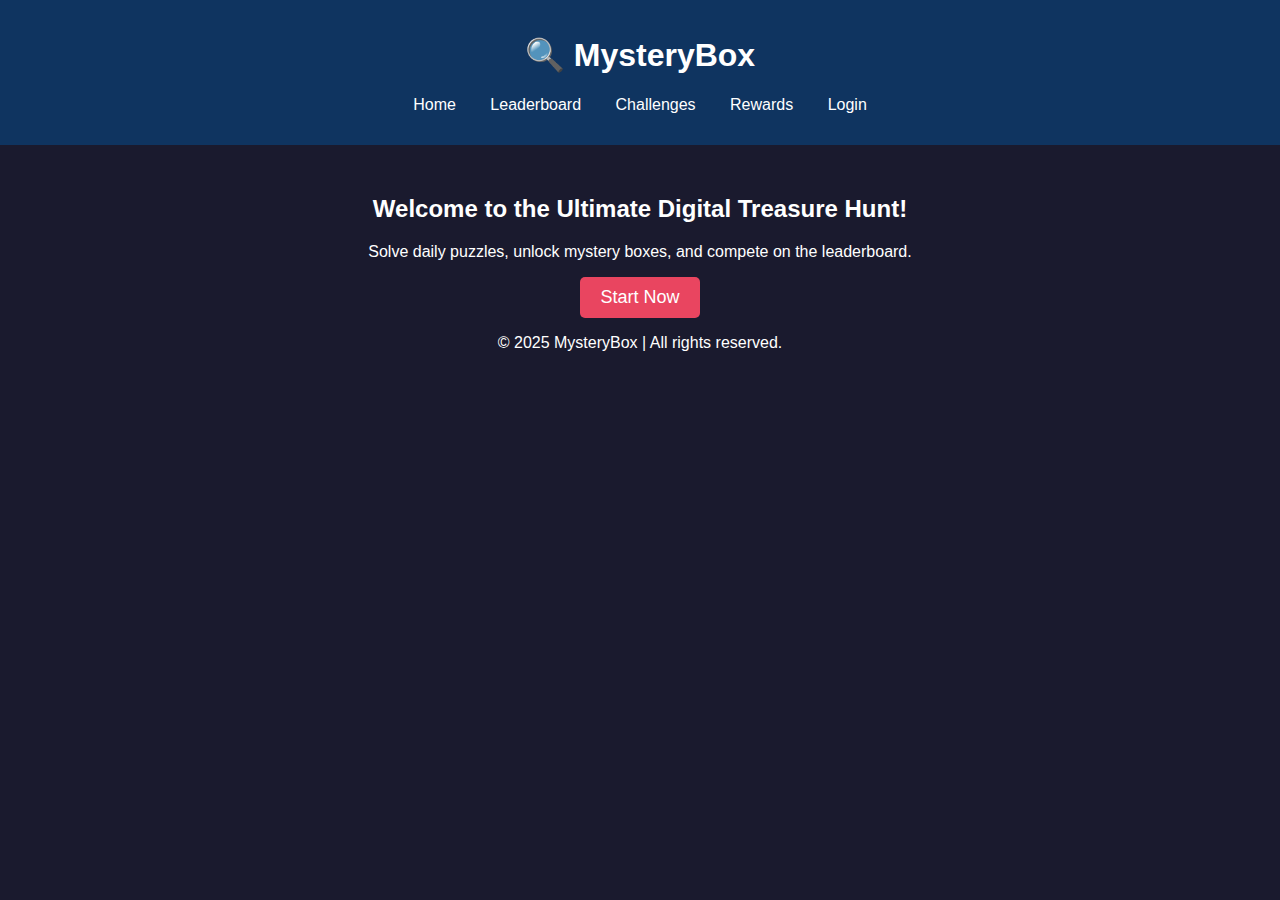
<file: index.html>
<!DOCTYPE html>
<html lang="en">
<head>
    <meta charset="UTF-8">
    <meta name="viewport" content="width=device-width, initial-scale=1.0">
    <title>MysteryBox - Digital Treasure Hunt</title>
    <link rel="stylesheet" href="styles.css">
</head>
<body>
   <header>
    <h1>🔍 MysteryBox</h1>
    <nav>
        <ul>
            <li><a href="index.html">Home</a></li> <!-- Link to Home Page -->
            <li><a href="leaderboard.html">Leaderboard</a></li> <!-- Link to Leaderboard Page -->
            <li><a href="challenge.html">Challenges</a></li> <!-- Link to Challenges Page -->
            <li><a href="rewards.html">Rewards</a></li>  <!-- Placeholder for Rewards Page -->
            <li><a href="#">Login</a></li> <!-- Placeholder for Login Page -->
        </ul>
    </nav>
</header>


    <section class="intro">
        <h2>Welcome to the Ultimate Digital Treasure Hunt!</h2>
        <p>Solve daily puzzles, unlock mystery boxes, and compete on the leaderboard.</p>
        <button id="startButton">Start Now</button>

<script src="script.js"></script> <!-- Link JavaScript file -->

    </section>

    <footer>
        <p>© 2025 MysteryBox | All rights reserved.</p>
    </footer>
</body>
</html>
</file>
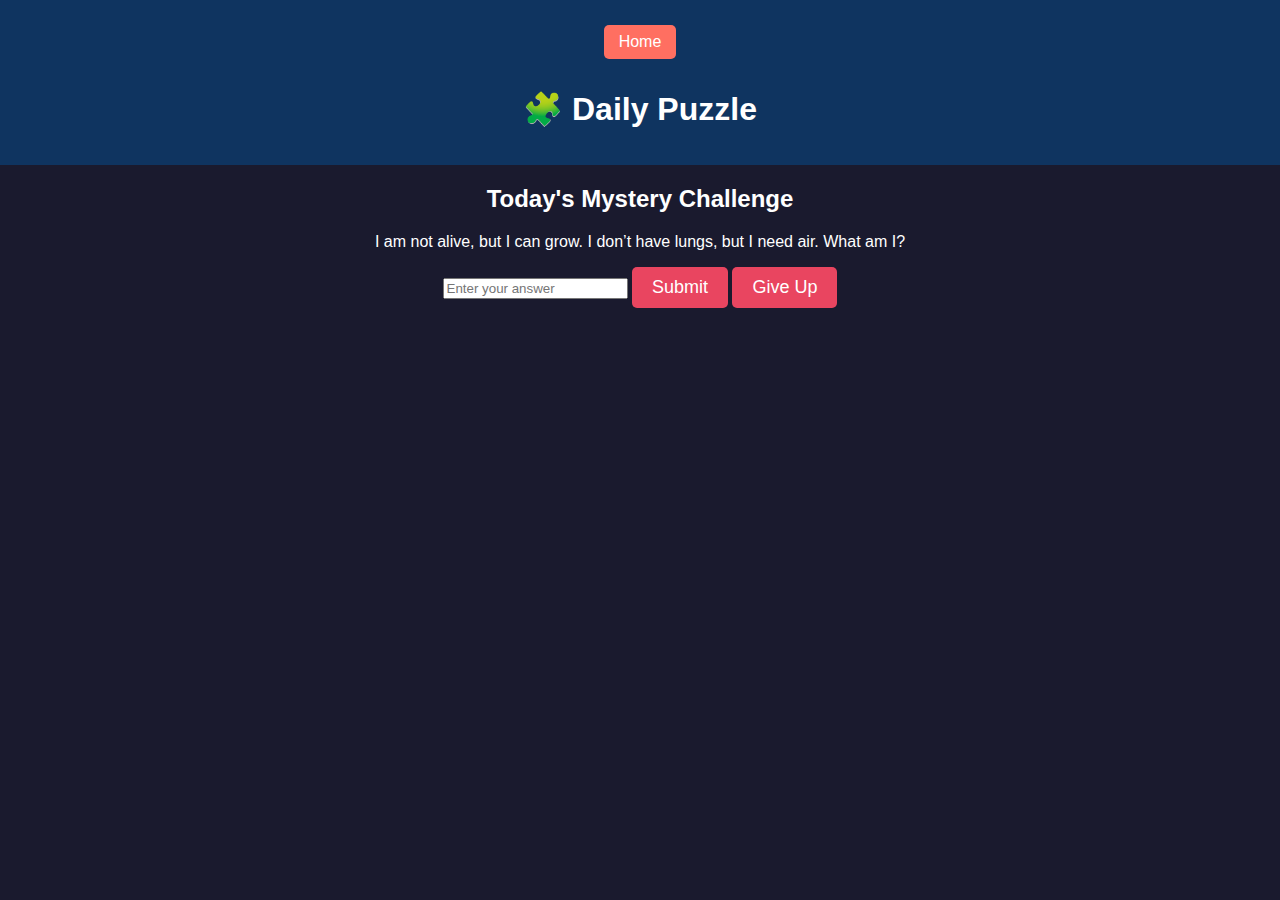
<file: challenge.html>
<!DOCTYPE html>
<html lang="en">
<head>
    <meta charset="UTF-8">
    <meta name="viewport" content="width=device-width, initial-scale=1.0">
    <title>Daily Challenge | MysteryBox</title>
    <link rel="stylesheet" href="styles.css">
</head>
<body>
    <header>
        <button id="homeButton">Home</button> <!-- Home button added -->
        <h1>🧩 Daily Puzzle</h1>
    </header>

    <section class="puzzle-box">
        <h2>Today's Mystery Challenge</h2>
        <p id="puzzle">Loading...</p>
        <input type="text" id="answer" placeholder="Enter your answer">
        <button id="submitAnswer">Submit</button>
        <button id="giveUp">Give Up</button>
        <p id="result"></p>
    </section>

    <div class="mystery-box hidden" id="mysteryBox">
        <img src="box-closed.jpg" id="boxImage" alt="Mystery Box">
        <p id="rewardText"></p>
    </div>

    <script src="challenge.js"></script>
</body>
</html>
</file>
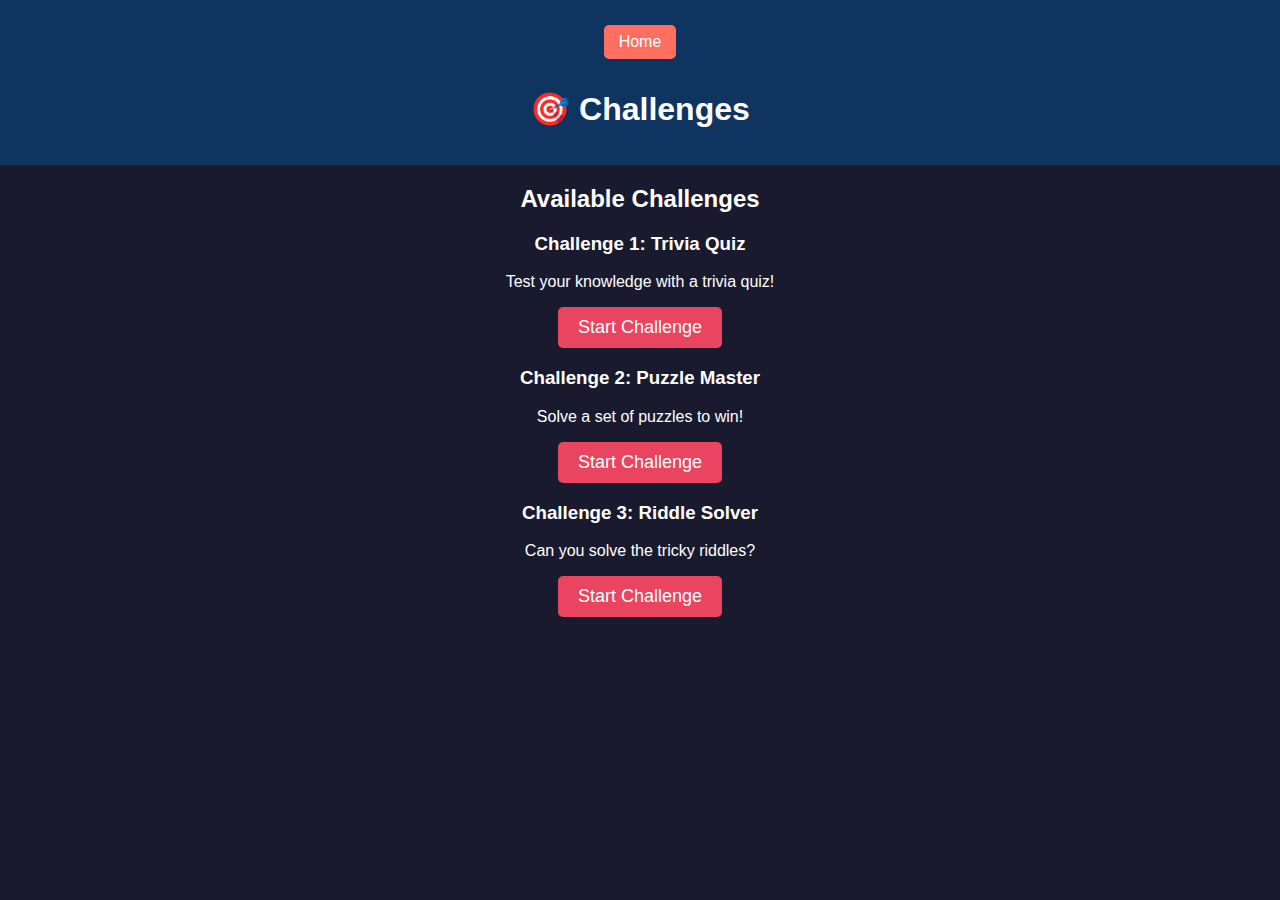
<file: doublechallenge.html>
<!DOCTYPE html>
<html lang="en">
<head>
    <meta charset="UTF-8">
    <meta name="viewport" content="width=device-width, initial-scale=1.0">
    <title>Challenges | MysteryBox</title>
    <link rel="stylesheet" href="styles.css"> <!-- Link to your CSS file -->
</head>
<body>
    <header>
        <a href="index.html">
            <button id="homeButton">Home</button> <!-- Home button to go back -->
        </a>
        <h1>🎯 Challenges</h1>
    </header>

    <section class="challenge-list">
        <h2>Available Challenges</h2>
        <div class="challenge-item">
            <h3>Challenge 1: Trivia Quiz</h3>
            <p>Test your knowledge with a trivia quiz!</p>
            <button onclick="startChallenge('Trivia Quiz')">Start Challenge</button>
        </div>
        <div class="challenge-item">
            <h3>Challenge 2: Puzzle Master</h3>
            <p>Solve a set of puzzles to win!</p>
            <button onclick="startChallenge('Puzzle Master')">Start Challenge</button>
        </div>
        <div class="challenge-item">
            <h3>Challenge 3: Riddle Solver</h3>
            <p>Can you solve the tricky riddles?</p>
            <button onclick="startChallenge('Riddle Solver')">Start Challenge</button>
        </div>
    </section>

    <script src="doublechallenge.js"></script> <!-- Link to your JavaScript file -->
</body>
</html>
</file>
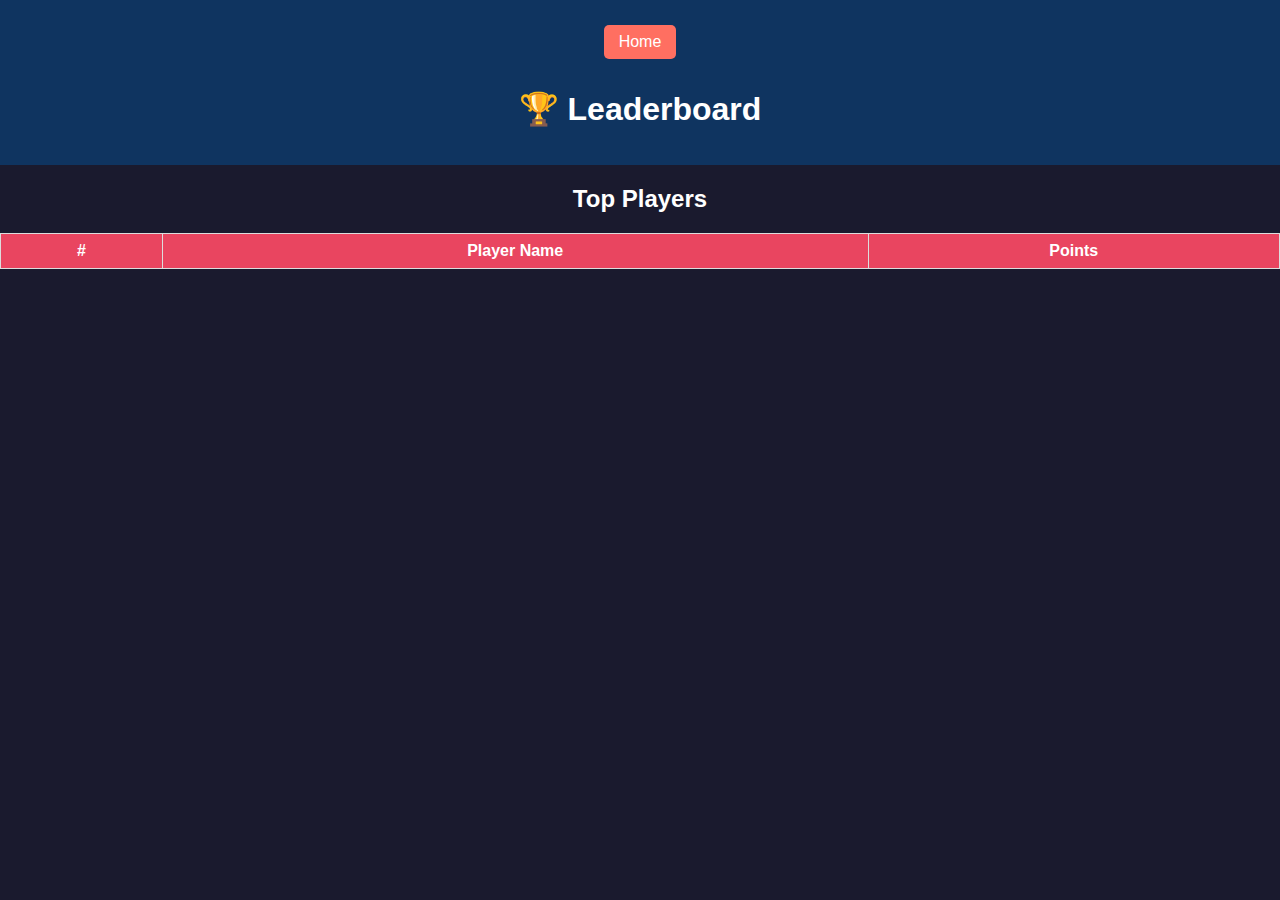
<file: leaderboard.html>
<!DOCTYPE html>
<html lang="en">
<head>
    <meta charset="UTF-8">
    <meta name="viewport" content="width=device-width, initial-scale=1.0">
    <title>Leaderboard | MysteryBox</title>
    <link rel="stylesheet" href="styles.css">
</head>
<body>
    <header>
        <a href="index.html">
    <button id="homeButton">Home</button>
</a>

        <h1>🏆 Leaderboard</h1>
    </header>

    <section class="leaderboard-box">
        <h2>Top Players</h2>
        <table id="leaderboardTable">
            <thead>
                <tr>
                    <th>#</th>
                    <th>Player Name</th>
                    <th>Points</th>
                </tr>
            </thead>
            <tbody>
                <!-- Leaderboard Data will go here -->
            </tbody>
        </table>
    </section>

    <script src="leader.js"></script>
</body>
</html>
</file>
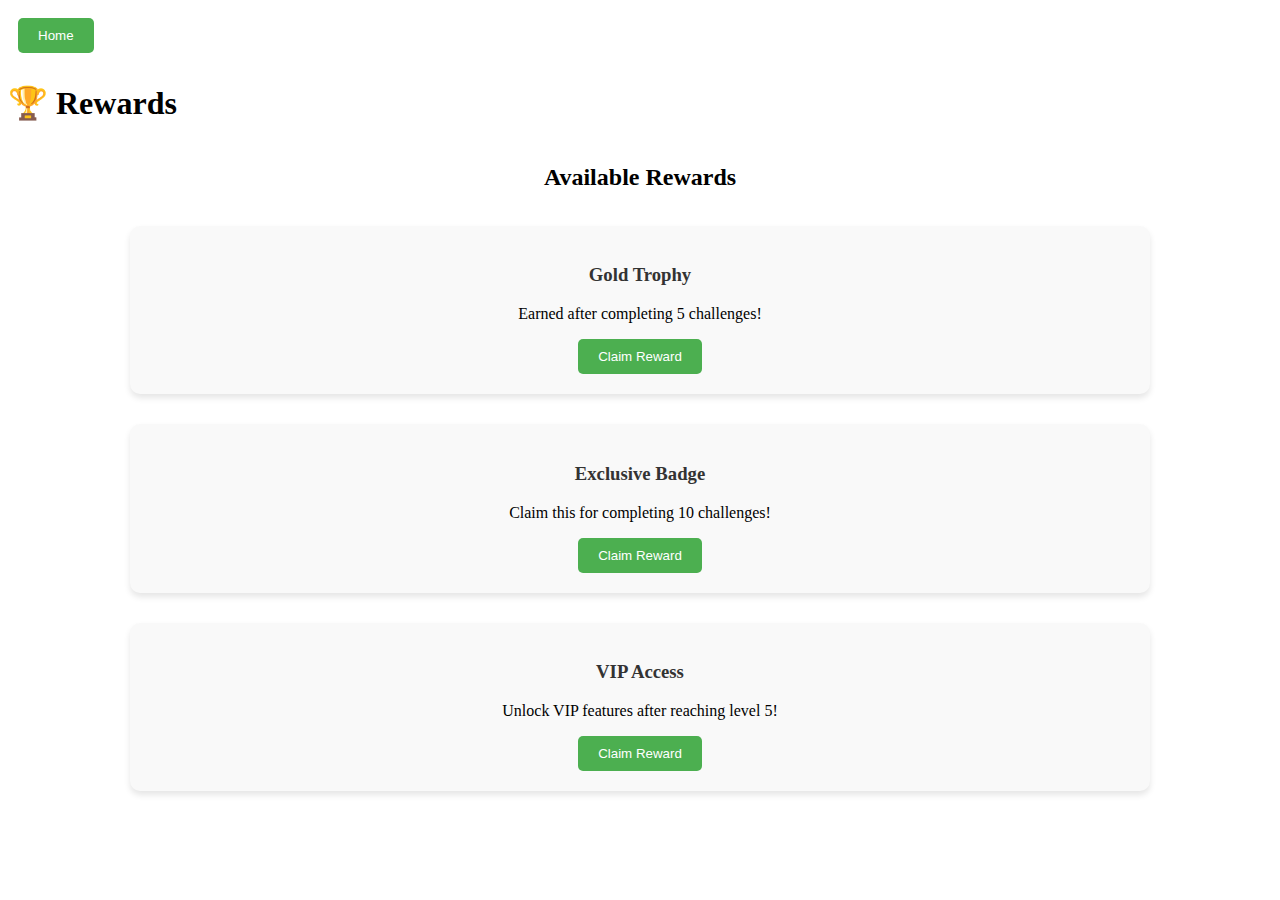
<file: rewards.html>
<!DOCTYPE html>
<html lang="en">
<head>
    <meta charset="UTF-8">
    <meta name="viewport" content="width=device-width, initial-scale=1.0">
    <title>Rewards | MysteryBox</title>
    <link rel="stylesheet" href="reward.css"> <!-- Link to your CSS file -->
</head>
<body>
    <header>
        <a href="index.html">
            <button id="homeButton">Home</button> <!-- Home button to go back -->
        </a>
        <h1>🏆 Rewards</h1>
    </header>

    <section class="reward-list">
        <h2>Available Rewards</h2>
        <div class="reward-item">
            <h3>Gold Trophy</h3>
            <p>Earned after completing 5 challenges!</p>
            <button onclick="claimReward('Gold Trophy')">Claim Reward</button>
        </div>
        <div class="reward-item">
            <h3>Exclusive Badge</h3>
            <p>Claim this for completing 10 challenges!</p>
            <button onclick="claimReward('Exclusive Badge')">Claim Reward</button>
        </div>
        <div class="reward-item">
            <h3>VIP Access</h3>
            <p>Unlock VIP features after reaching level 5!</p>
            <button onclick="claimReward('VIP Access')">Claim Reward</button>
        </div>
    </section>

    <script src="reward.js"></script> <!-- Link to your JavaScript file -->
</body>
</html>
</file>
<file: styles.css>
body {
    font-family: Arial, sans-serif;
    background: #1a1a2e;
    color: #fff;
    text-align: center;
    margin: 0;
    padding: 0;
}

header {
    background: #0f3460;
    padding: 15px;
}

nav ul {
    list-style: none;
    padding: 0;
}

nav ul li {
    display: inline;
    margin: 0 15px;
}

nav ul li a {
    color: white;
    text-decoration: none;
}

.intro {
    margin-top: 50px;
}

button {
    background: #e94560;
    color: white;
    padding: 10px 20px;
    border: none;
    cursor: pointer;
    font-size: 18px;
    border-radius: 5px;
    transition: 0.3s;
}

button:hover {
    background: #ff2e63;
}

button:active {
    transform: scale(0.95);
}
.hidden {
    display: none;
}

.mystery-box {
    text-align: center;
    margin-top: 20px;
}

.mystery-box img {
    width: 150px;
    cursor: pointer;
    transition: transform 0.5s ease-in-out;
}

.mystery-box img.open {
    transform: scale(1.2);
}
#leaderboardTable {
    width: 100%;
    border-collapse: collapse;
    margin-top: 20px;
}

#leaderboardTable th, #leaderboardTable td {
    border: 1px solid #ddd;
    padding: 8px;
    text-align: center;
}

#leaderboardTable th {
    background-color: #e94560;
    color: white;
}

#leaderboardTable tr:nth-child(even) {
    background-color: #f2f2f2;
}

#leaderboardTable tr:hover {
    background-color: #ddd;
}

#homeButton {
    background: #ff6f61;
    color: white;
    padding: 8px 15px;
    border: none;
    cursor: pointer;
    font-size: 16px;
    margin: 10px 0;
    border-radius: 5px;
}

#homeButton:hover {
    background: #e94560;
}
</file>
<file: reward.css>
/* Rewards Page */
.reward-list {
    display: flex;
    flex-direction: column;
    align-items: center;
    margin: 20px;
}

.reward-item {
    background: #f9f9f9;
    border-radius: 10px;
    padding: 20px;
    margin: 15px;
    text-align: center;
    width: 80%;
    box-shadow: 0 4px 6px rgba(0, 0, 0, 0.1);
}

.reward-item h3 {
    color: #333;
}

button {
    padding: 10px 20px;
    background-color: #4CAF50;
    color: white;
    border: none;
    border-radius: 5px;
    cursor: pointer;
}

button:hover {
    background-color: #45a049;
}

#homeButton {
    margin: 10px;
}
</file>
